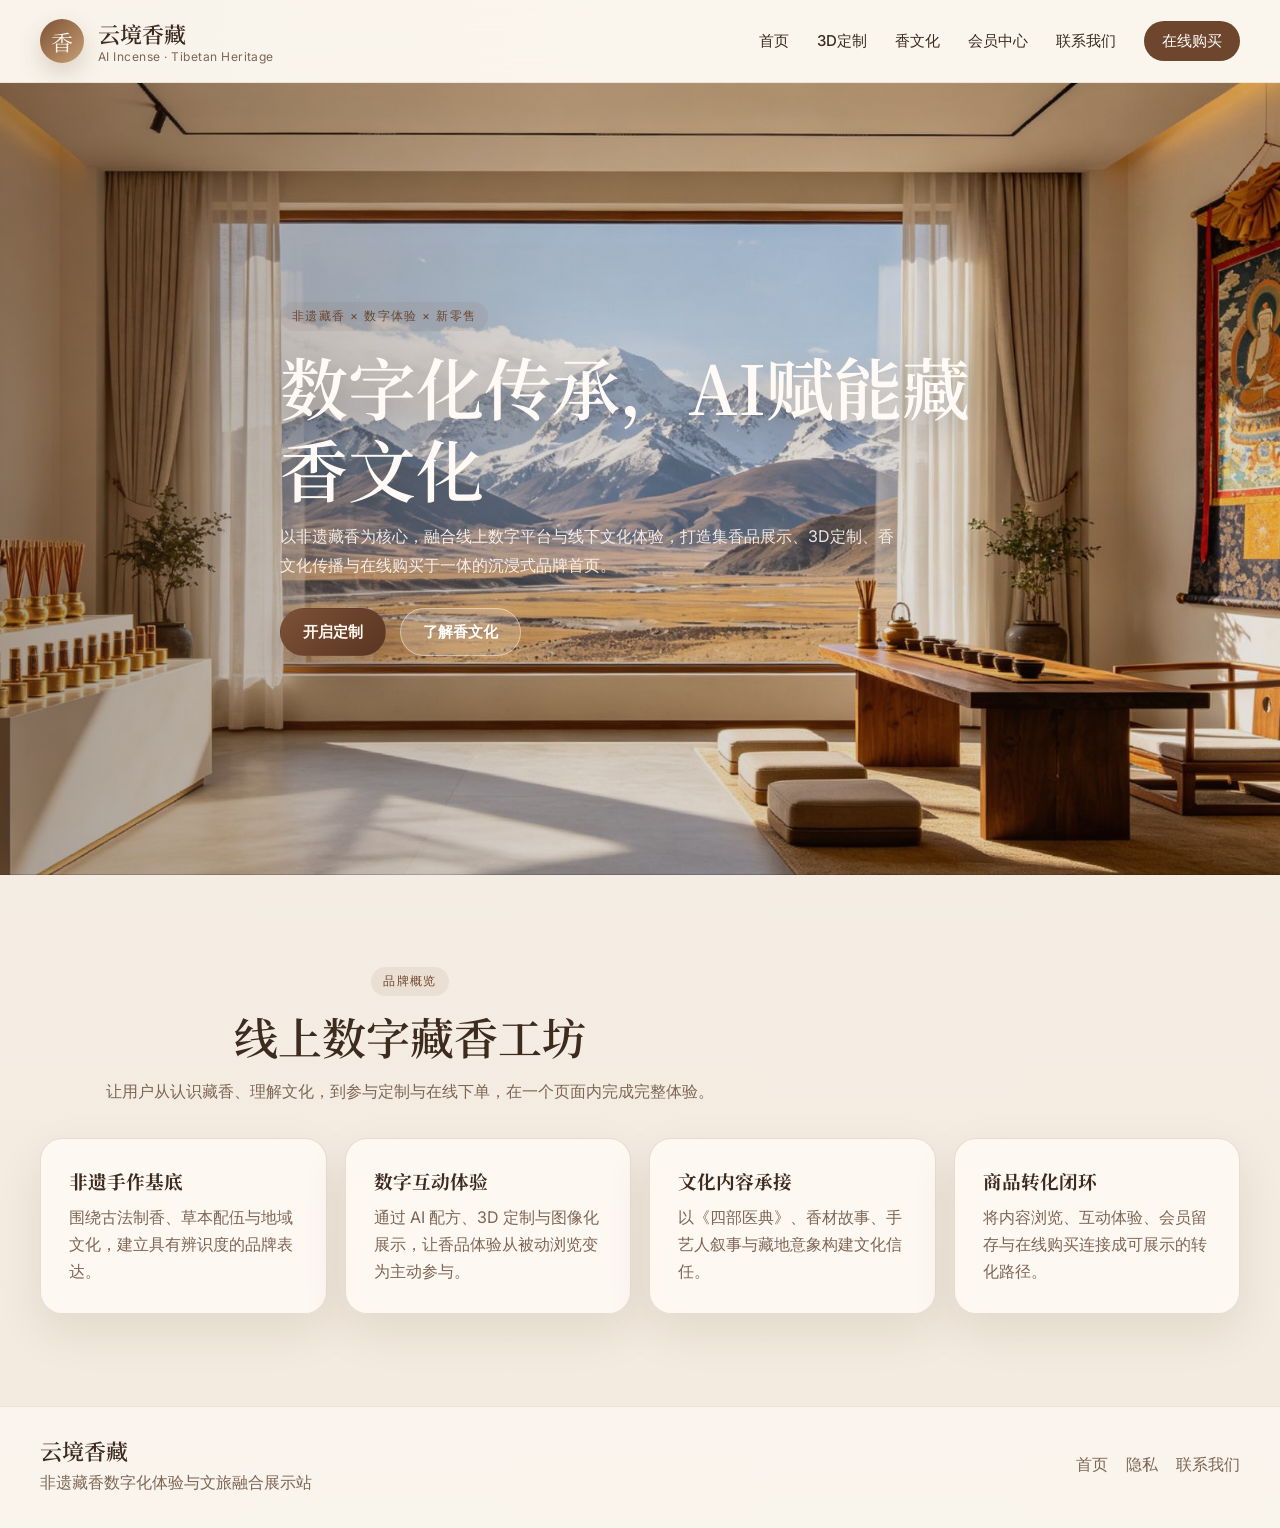
<file: index.html>
<!DOCTYPE html>
<html lang="zh-CN">
<head>
  <meta charset="UTF-8" />
  <meta name="viewport" content="width=device-width, initial-scale=1.0" />
  <title>云境香藏｜非遗藏香数字化体验平台</title>
  <meta name="description" content="云境香藏：融合非遗藏香、数字定制、香文化与在线购买的一体化体验网站。" />
  <link rel="preconnect" href="https://fonts.googleapis.com">
  <link rel="preconnect" href="https://fonts.gstatic.com" crossorigin>
  <link href="https://fonts.googleapis.com/css2?family=Noto+Serif+SC:wght@400;500;600;700&family=Inter:wght@400;500;600;700&display=swap" rel="stylesheet">
  <link rel="stylesheet" href="styles.css" />
</head>
<body>
  <header class="site-header" id="top">
    <div class="container nav-wrap">
      <a class="brand" href="index.html" aria-label="云境香藏首页">
        <div class="brand-mark">香</div>
        <div>
          <div class="brand-cn">云境香藏</div>
          <div class="brand-en">AI Incense · Tibetan Heritage</div>
        </div>
      </a>

      <button class="nav-toggle" aria-label="打开菜单" aria-expanded="false">☰</button>

      <nav class="main-nav">
        <a href="index.html">首页</a>
        <a href="studio.html">3D定制</a>
        <a href="culture.html">香文化</a>
        <a href="member.html">会员中心</a>
        <a href="contact.html">联系我们</a>
        <a class="nav-cta" href="shop.html">在线购买</a>
      </nav>
    </div>
  </header>

  <main>
    <section class="hero" id="hero">
      <img src="banner-home.jpg" alt="藏香文化展示空间与雪山景观" class="hero-image" />
      <div class="hero-overlay"></div>
      <div class="container hero-content">
        <span class="eyebrow">非遗藏香 × 数字体验 × 新零售</span>
        <h1>数字化传承，AI赋能藏香文化</h1>
        <p>
          以非遗藏香为核心，融合线上数字平台与线下文化体验，打造集香品展示、3D定制、香文化传播与在线购买于一体的沉浸式品牌首页。
        </p>
        <div class="hero-actions">
          <a href="studio.html" class="btn btn-primary">开启定制</a>
          <a href="culture.html" class="btn btn-secondary">了解香文化</a>
        </div>
      </div>
    </section>

    <section class="overview section">
      <div class="container">
        <div class="section-head center">
          <span class="eyebrow">品牌概览</span>
          <h2>线上数字藏香工坊</h2>
          <p>
            让用户从认识藏香、理解文化，到参与定制与在线下单，在一个页面内完成完整体验。
          </p>
        </div>
        <div class="overview-grid">
          <article class="info-card">
            <h3>非遗手作基底</h3>
            <p>围绕古法制香、草本配伍与地域文化，建立具有辨识度的品牌表达。</p>
          </article>
          <article class="info-card">
            <h3>数字互动体验</h3>
            <p>通过 AI 配方、3D 定制与图像化展示，让香品体验从被动浏览变为主动参与。</p>
          </article>
          <article class="info-card">
            <h3>文化内容承接</h3>
            <p>以《四部医典》、香材故事、手艺人叙事与藏地意象构建文化信任。</p>
          </article>
          <article class="info-card">
            <h3>商品转化闭环</h3>
            <p>将内容浏览、互动体验、会员留存与在线购买连接成可展示的转化路径。</p>
          </article>
        </div>
      </div>
    </section>
  </main>

  <footer class="site-footer">
    <div class="container footer-wrap">
      <div>
        <div class="brand-cn">云境香藏</div>
        <p>非遗藏香数字化体验与文旅融合展示站</p>
      </div>
      <div class="footer-links">
        <a href="index.html">首页</a>
        <a href="member.html">隐私</a>
        <a href="contact.html">联系我们</a>
      </div>
    </div>
  </footer>

  <script src="script.js"></script>
</body>
</html>
</file>
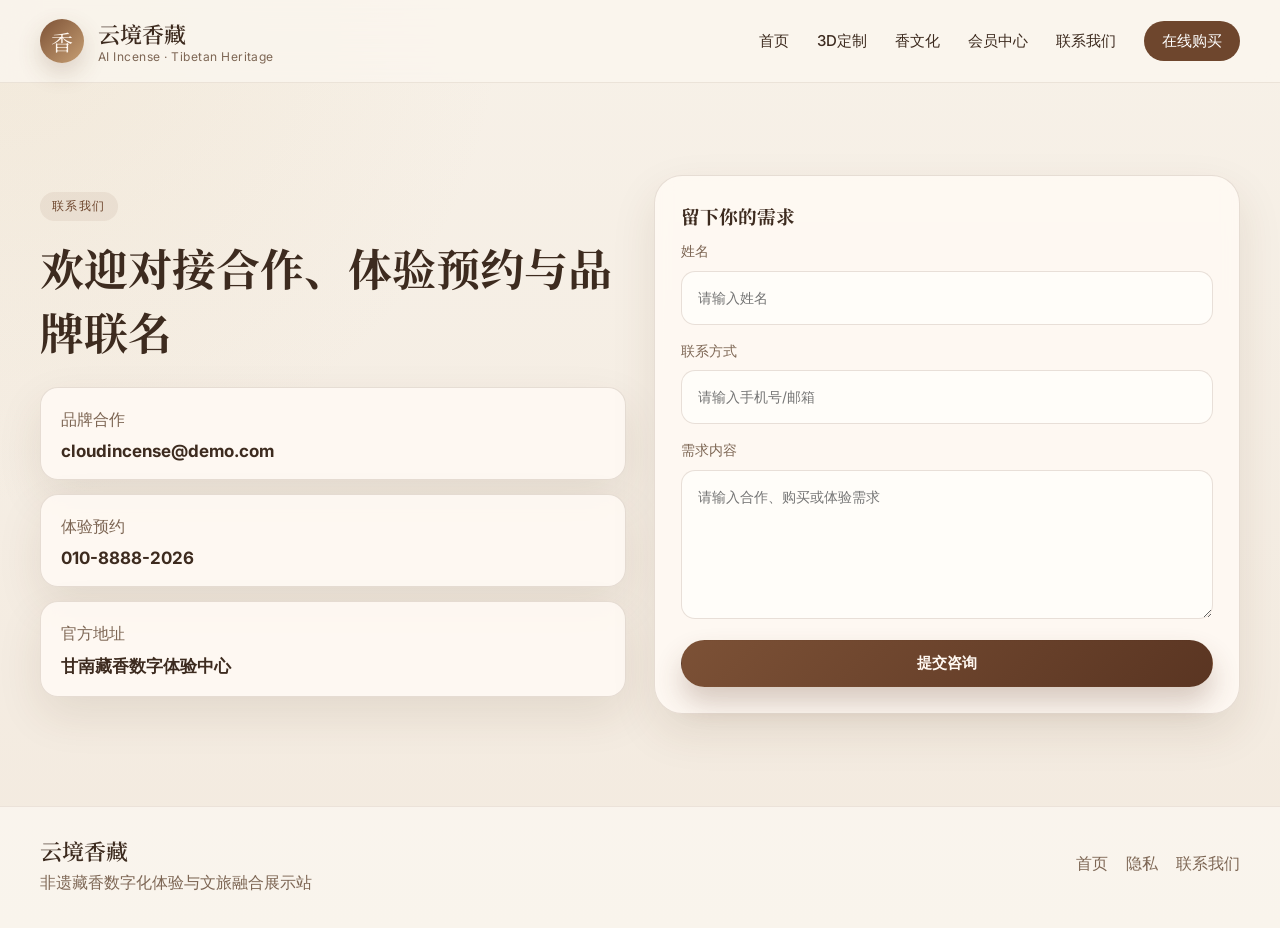
<file: contact.html>
<!DOCTYPE html>
<html lang="zh-CN">
<head>
  <meta charset="UTF-8" />
  <meta name="viewport" content="width=device-width, initial-scale=1.0" />
  <title>云境香藏｜非遗藏香数字化体验平台</title>
  <meta name="description" content="云境香藏：融合非遗藏香、数字定制、香文化与在线购买的一体化体验网站。" />
  <link rel="preconnect" href="https://fonts.googleapis.com">
  <link rel="preconnect" href="https://fonts.gstatic.com" crossorigin>
  <link href="https://fonts.googleapis.com/css2?family=Noto+Serif+SC:wght@400;500;600;700&family=Inter:wght@400;500;600;700&display=swap" rel="stylesheet">
  <link rel="stylesheet" href="styles.css" />
</head>
<body>
  <header class="site-header" id="top">
    <div class="container nav-wrap">
      <a class="brand" href="index.html" aria-label="云境香藏首页">
        <div class="brand-mark">香</div>
        <div>
          <div class="brand-cn">云境香藏</div>
          <div class="brand-en">AI Incense · Tibetan Heritage</div>
        </div>
      </a>

      <button class="nav-toggle" aria-label="打开菜单" aria-expanded="false">☰</button>

      <nav class="main-nav">
        <a href="index.html">首页</a>
        <a href="studio.html">3D定制</a>
        <a href="culture.html">香文化</a>
        <a href="member.html">会员中心</a>
        <a href="contact.html">联系我们</a>
        <a class="nav-cta" href="shop.html">在线购买</a>
      </nav>
    </div>
  </header>

  <main>
    <section class="contact section" id="contact">
      <div class="container contact-layout">
        <div class="contact-copy">
          <span class="eyebrow">联系我们</span>
          <h2>欢迎对接合作、体验预约与品牌联名</h2>
          
          <div class="contact-cards">
            <div class="contact-card">
              <span>品牌合作</span>
              <strong>cloudincense@demo.com</strong>
            </div>
            <div class="contact-card">
              <span>体验预约</span>
              <strong>010-8888-2026</strong>
            </div>
            <div class="contact-card">
              <span>官方地址</span>
              <strong>甘南藏香数字体验中心</strong>
            </div>
          </div>
        </div>

        <form class="contact-form card">
          <h3>留下你的需求</h3>
          <label>
            姓名
            <input type="text" placeholder="请输入姓名" />
          </label>
          <label>
            联系方式
            <input type="text" placeholder="请输入手机号/邮箱" />
          </label>
          <label>
            需求内容
            <textarea rows="5" placeholder="请输入合作、购买或体验需求"></textarea>
          </label>
          <button type="button" class="btn btn-primary full">提交咨询</button>
        </form>
      </div>
    </section>
  </main>

  <footer class="site-footer">
    <div class="container footer-wrap">
      <div>
        <div class="brand-cn">云境香藏</div>
        <p>非遗藏香数字化体验与文旅融合展示站</p>
      </div>
      <div class="footer-links">
        <a href="index.html">首页</a>
        <a href="member.html">隐私</a>
        <a href="contact.html">联系我们</a>
      </div>
    </div>
  </footer>

  <script src="script.js"></script>
</body>
</html>
</file>
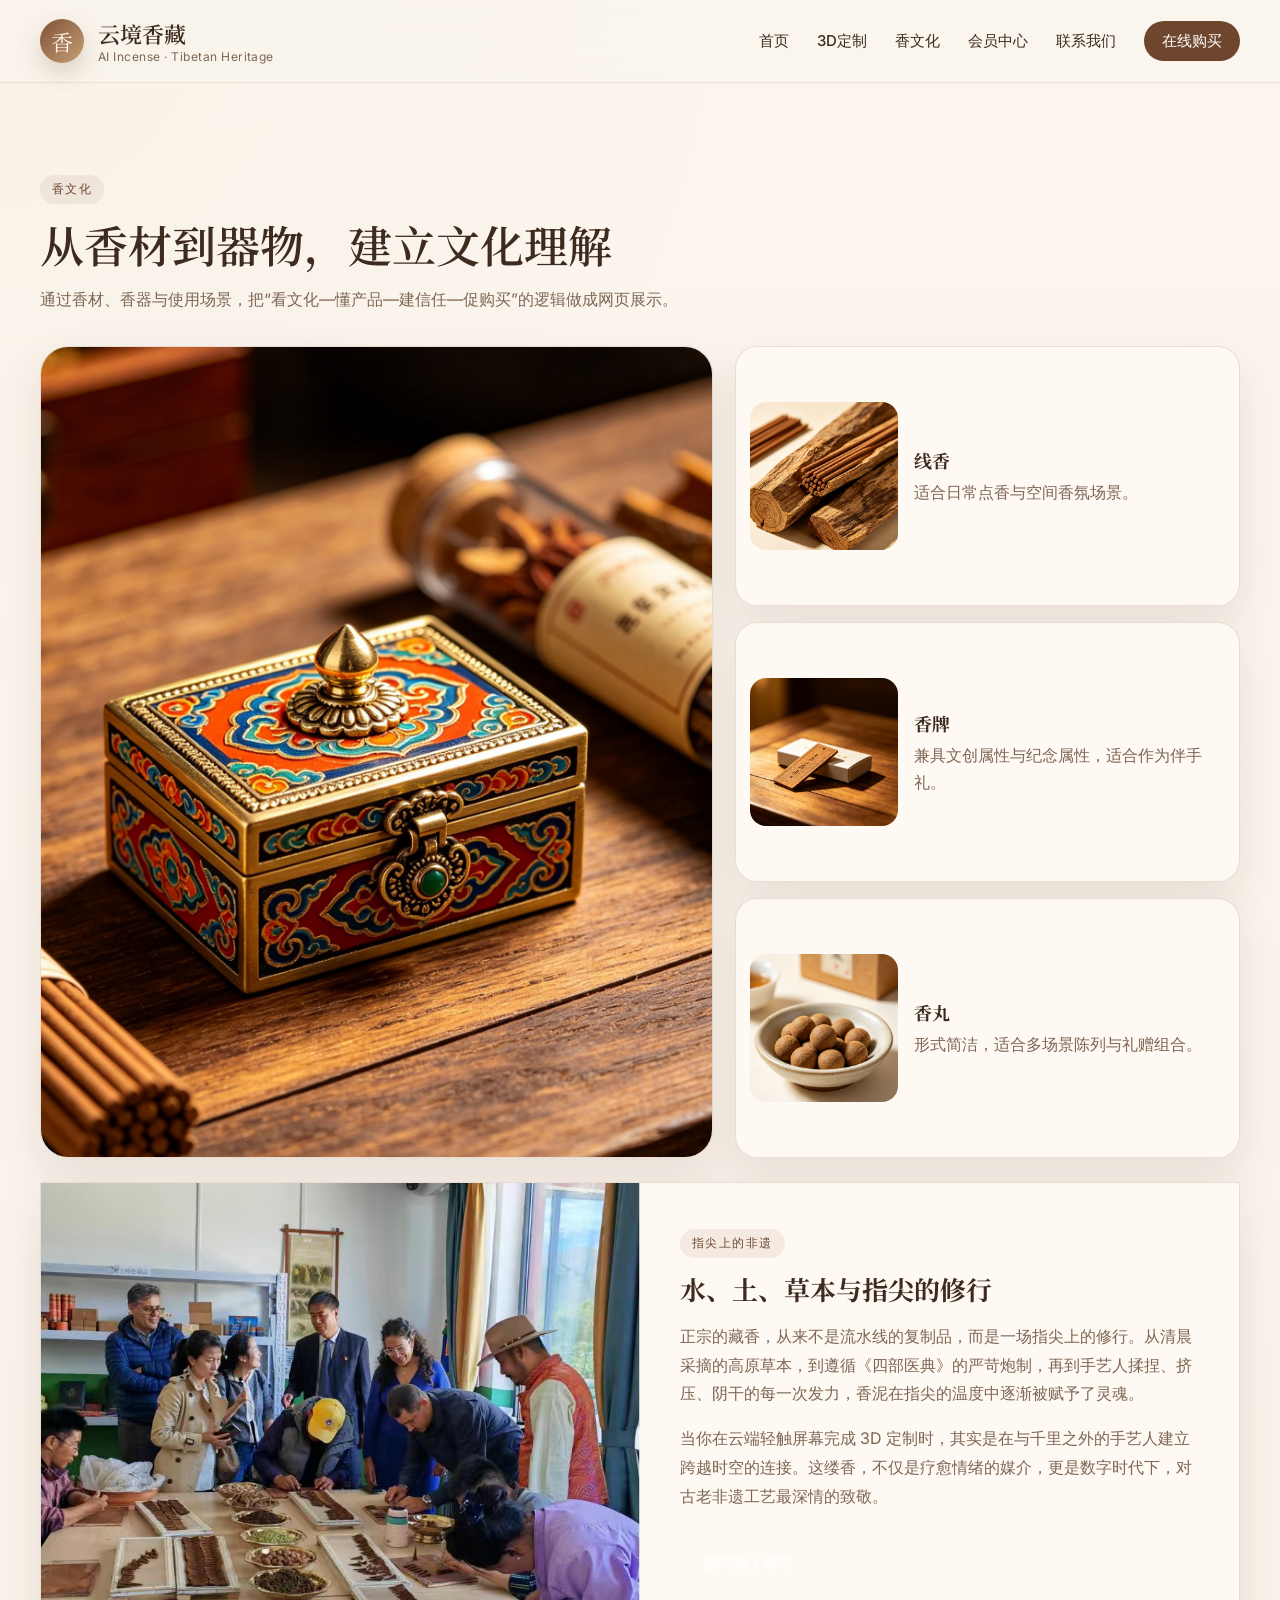
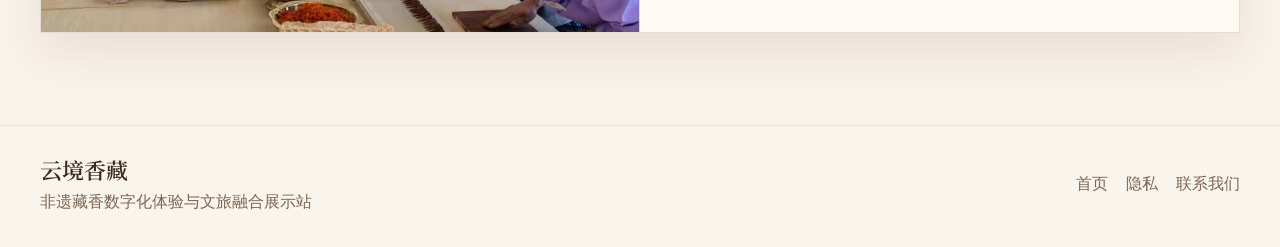
<file: culture.html>
<!DOCTYPE html>
<html lang="zh-CN">
<head>
  <meta charset="UTF-8" />
  <meta name="viewport" content="width=device-width, initial-scale=1.0" />
  <title>云境香藏｜非遗藏香数字化体验平台</title>
  <meta name="description" content="云境香藏：融合非遗藏香、数字定制、香文化与在线购买的一体化体验网站。" />
  <link rel="preconnect" href="https://fonts.googleapis.com">
  <link rel="preconnect" href="https://fonts.gstatic.com" crossorigin>
  <link href="https://fonts.googleapis.com/css2?family=Noto+Serif+SC:wght@400;500;600;700&family=Inter:wght@400;500;600;700&display=swap" rel="stylesheet">
  <link rel="stylesheet" href="styles.css" />
</head>
<body>
  <header class="site-header" id="top">
    <div class="container nav-wrap">
      <a class="brand" href="index.html" aria-label="云境香藏首页">
        <div class="brand-mark">香</div>
        <div>
          <div class="brand-cn">云境香藏</div>
          <div class="brand-en">AI Incense · Tibetan Heritage</div>
        </div>
      </a>

      <button class="nav-toggle" aria-label="打开菜单" aria-expanded="false">☰</button>

      <nav class="main-nav">
        <a href="index.html">首页</a>
        <a href="studio.html">3D定制</a>
        <a href="culture.html">香文化</a>
        <a href="member.html">会员中心</a>
        <a href="contact.html">联系我们</a>
        <a class="nav-cta" href="shop.html">在线购买</a>
      </nav>
    </div>
  </header>

  <main>
    <section class="culture section alt" id="culture">
      <div class="container">
        <div class="section-head">
          <span class="eyebrow">香文化</span>
          <h2>从香材到器物，建立文化理解</h2>
          <p>通过香材、香器与使用场景，把“看文化—懂产品—建信任—促购买”的逻辑做成网页展示。</p>
        </div>

        <div class="culture-layout">
          <div class="culture-story card large-story">
            <img src="product-box.jpg" alt="藏式香盒产品图" />
            <div class="story-copy">
              <h3>器物承载文化气质</h3>
              <p>藏式香盒以纹样、色彩与金属质感强化文化识别度，适合做品牌主视觉与礼盒类产品展示。</p>
            </div>
          </div>

          <div class="culture-side">
            <article class="mini-card">
              <img src="product-stick.jpg" alt="线香产品图" />
              <div>
                <h4>线香</h4>
                <p>适合日常点香与空间香氛场景。</p>
              </div>
            </article>
            <article class="mini-card">
              <img src="product-tag.jpg" alt="香牌产品图" />
              <div>
                <h4>香牌</h4>
                <p>兼具文创属性与纪念属性，适合作为伴手礼。</p>
              </div>
            </article>
            <article class="mini-card">
              <img src="product-pellet.jpg" alt="香丸产品图" />
              <div>
                <h4>香丸</h4>
                <p>形式简洁，适合多场景陈列与礼赠组合。</p>
              </div>
            </article>
          </div>
        </div>

        <div class="card" style="margin-top: 24px; overflow: hidden;">
          <div class="member-layout" style="gap: 0;">
            <div style="height: 100%;">
              <img src="shijian.png" alt="指尖传承：制香手艺展示" style="width: 100%; height: 100%; object-fit: cover; min-height: 380px;" onerror="this.style.backgroundColor='#fdfaf6'" />
            </div>
            
            <div style="padding: 36px 40px;">
              <span class="eyebrow">指尖上的非遗</span>
              <h3 style="margin: 0 0 16px; font-family: 'Noto Serif SC', serif; font-size: 26px; line-height: 1.3;">水、土、草本与指尖的修行</h3>
              <p style="color: var(--muted); line-height: 1.8; margin: 0 0 16px;">
                正宗的藏香，从来不是流水线的复制品，而是一场指尖上的修行。从清晨采摘的高原草本，到遵循《四部医典》的严苛炮制，再到手艺人揉捏、挤压、阴干的每一次发力，香泥在指尖的温度中逐渐被赋予了灵魂。
              </p>
              <p style="color: var(--muted); line-height: 1.8; margin: 0 0 28px;">
                当你在云端轻触屏幕完成 3D 定制时，其实是在与千里之外的手艺人建立跨越时空的连接。这缕香，不仅是疗愈情绪的媒介，更是数字时代下，对古老非遗工艺最深情的致敬。
              </p>
              <a href="contact.html" class="btn btn-secondary">预约线下研学</a>
            </div>
          </div>
        </div>
      </div>
    </section>
  </main>

  <footer class="site-footer">
    <div class="container footer-wrap">
      <div>
        <div class="brand-cn">云境香藏</div>
        <p>非遗藏香数字化体验与文旅融合展示站</p>
      </div>
      <div class="footer-links">
        <a href="index.html">首页</a>
        <a href="member.html">隐私</a>
        <a href="contact.html">联系我们</a>
      </div>
    </div>
  </footer>

  <script src="script.js"></script>
</body>
</html>
</file>
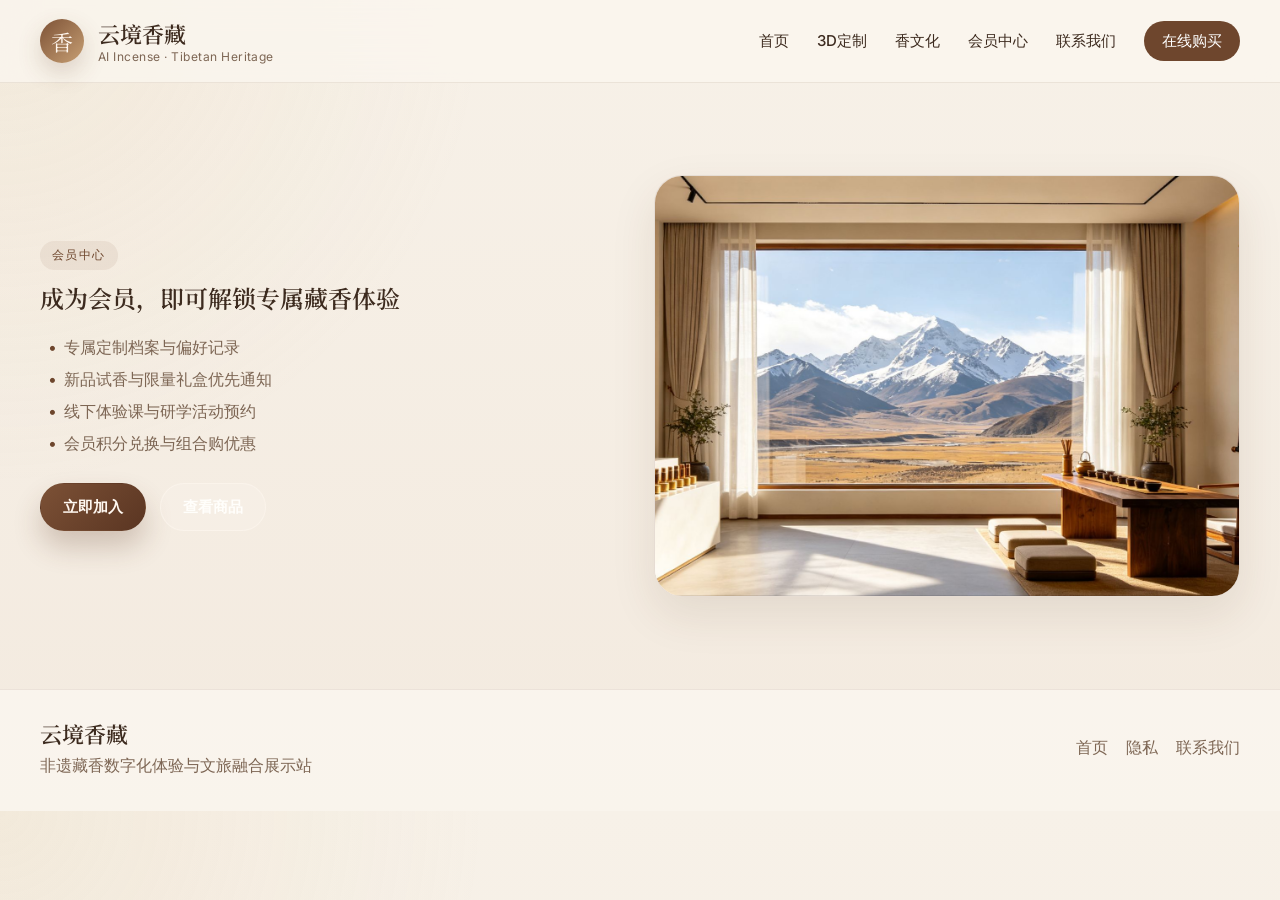
<file: member.html>
<!DOCTYPE html>
<html lang="zh-CN">
<head>
  <meta charset="UTF-8" />
  <meta name="viewport" content="width=device-width, initial-scale=1.0" />
  <title>云境香藏｜非遗藏香数字化体验平台</title>
  <meta name="description" content="云境香藏：融合非遗藏香、数字定制、香文化与在线购买的一体化体验网站。" />
  <link rel="preconnect" href="https://fonts.googleapis.com">
  <link rel="preconnect" href="https://fonts.gstatic.com" crossorigin>
  <link href="https://fonts.googleapis.com/css2?family=Noto+Serif+SC:wght@400;500;600;700&family=Inter:wght@400;500;600;700&display=swap" rel="stylesheet">
  <link rel="stylesheet" href="styles.css" />
</head>
<body>
  <header class="site-header" id="top">
    <div class="container nav-wrap">
      <a class="brand" href="index.html" aria-label="云境香藏首页">
        <div class="brand-mark">香</div>
        <div>
          <div class="brand-cn">云境香藏</div>
          <div class="brand-en">AI Incense · Tibetan Heritage</div>
        </div>
      </a>

      <button class="nav-toggle" aria-label="打开菜单" aria-expanded="false">☰</button>

      <nav class="main-nav">
        <a href="index.html">首页</a>
        <a href="studio.html">3D定制</a>
        <a href="culture.html">香文化</a>
        <a href="member.html">会员中心</a>
        <a href="contact.html">联系我们</a>
        <a class="nav-cta" href="shop.html">在线购买</a>
      </nav>
    </div>
  </header>

  <main>
    <section class="member section" id="member">
      <div class="container member-layout">
        <div class="member-copy">
          <span class="eyebrow">会员中心</span>
          <h2>成为会员，即可解锁专属藏香体验</h2>
          
          <ul class="feature-list">
            <li>专属定制档案与偏好记录</li>
            <li>新品试香与限量礼盒优先通知</li>
            <li>线下体验课与研学活动预约</li>
            <li>会员积分兑换与组合购优惠</li>
          </ul>
          <div class="hero-actions">
            <a href="contact.html" class="btn btn-primary">立即加入</a>
            <a href="shop.html" class="btn btn-secondary">查看商品</a>
          </div>
        </div>
        <div class="member-visual card">
          <img src="banner-home.jpg" alt="藏香展示空间" />
        </div>
      </div>
    </section>
  </main>

  <footer class="site-footer">
    <div class="container footer-wrap">
      <div>
        <div class="brand-cn">云境香藏</div>
        <p>非遗藏香数字化体验与文旅融合展示站</p>
      </div>
      <div class="footer-links">
        <a href="index.html">首页</a>
        <a href="member.html">隐私</a>
        <a href="contact.html">联系我们</a>
      </div>
    </div>
  </footer>

  <script src="script.js"></script>
</body>
</html>
</file>
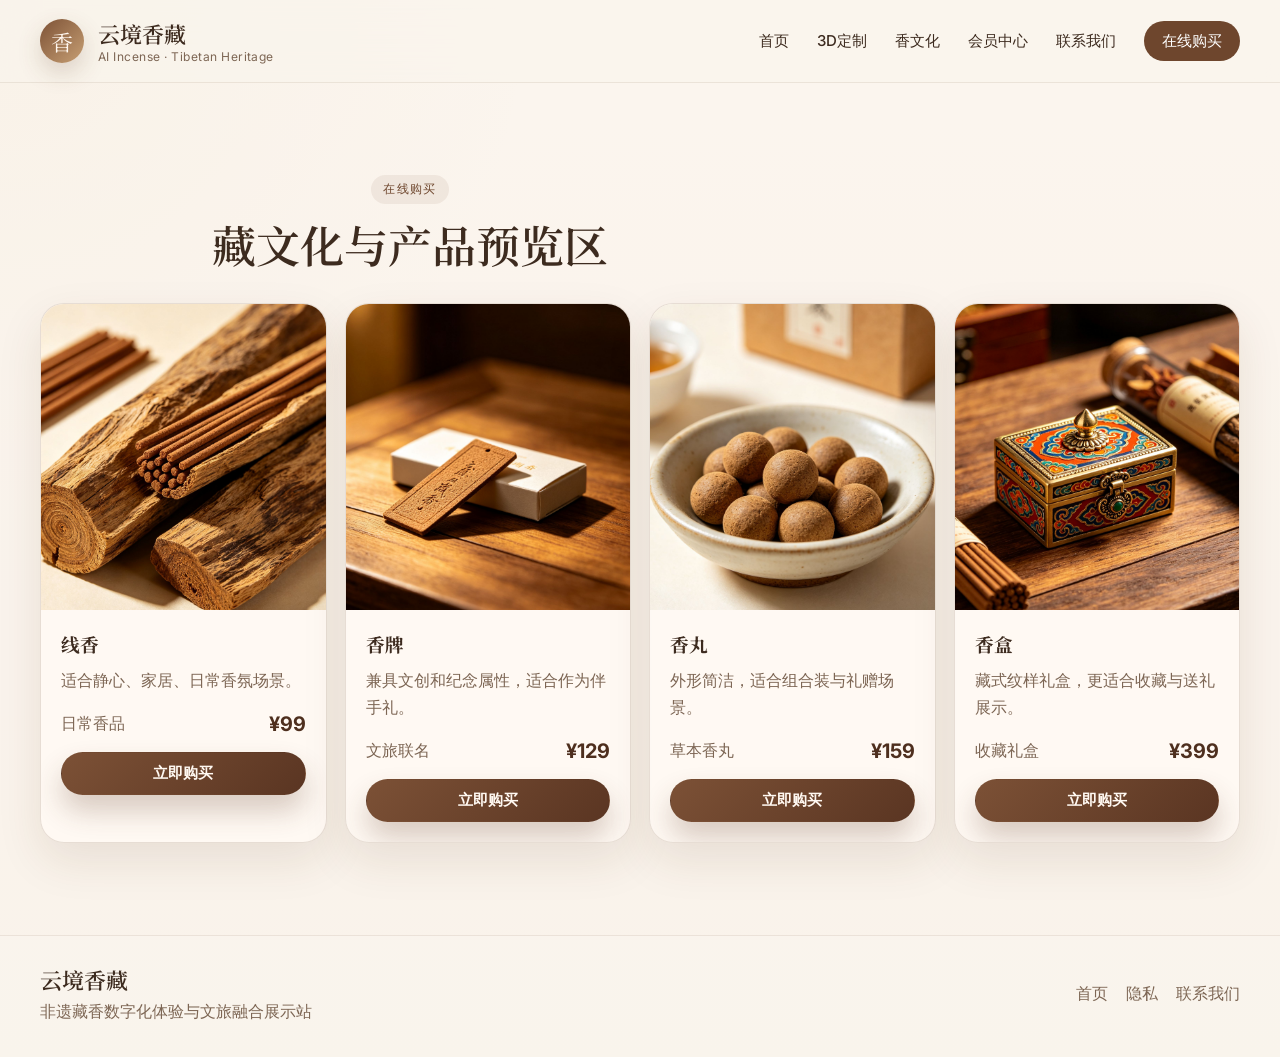
<file: shop.html>
<!DOCTYPE html>
<html lang="zh-CN">
<head>
  <meta charset="UTF-8" />
  <meta name="viewport" content="width=device-width, initial-scale=1.0" />
  <title>云境香藏｜非遗藏香数字化体验平台</title>
  <meta name="description" content="云境香藏：融合非遗藏香、数字定制、香文化与在线购买的一体化体验网站。" />
  <link rel="preconnect" href="https://fonts.googleapis.com">
  <link rel="preconnect" href="https://fonts.gstatic.com" crossorigin>
  <link href="https://fonts.googleapis.com/css2?family=Noto+Serif+SC:wght@400;500;600;700&family=Inter:wght@400;500;600;700&display=swap" rel="stylesheet">
  <link rel="stylesheet" href="styles.css" />
</head>
<body>
  <header class="site-header" id="top">
    <div class="container nav-wrap">
      <a class="brand" href="index.html" aria-label="云境香藏首页">
        <div class="brand-mark">香</div>
        <div>
          <div class="brand-cn">云境香藏</div>
          <div class="brand-en">AI Incense · Tibetan Heritage</div>
        </div>
      </a>

      <button class="nav-toggle" aria-label="打开菜单" aria-expanded="false">☰</button>

      <nav class="main-nav">
        <a href="index.html">首页</a>
        <a href="studio.html">3D定制</a>
        <a href="culture.html">香文化</a>
        <a href="member.html">会员中心</a>
        <a href="contact.html">联系我们</a>
        <a class="nav-cta" href="shop.html">在线购买</a>
      </nav>
    </div>
  </header>

  <main>
    <section class="shop section alt" id="shop">
      <div class="container">
        <div class="section-head center">
          <span class="eyebrow">在线购买</span>
          <h2>藏文化与产品预览区</h2>
          
        </div>

        <div class="shop-grid">
          <article class="product-card">
            <img src="product-stick.jpg" alt="线香产品图" />
            <div class="product-body">
              <h3>线香</h3>
              <p>适合静心、家居、日常香氛场景。</p>
              <div class="product-meta">
                <span>日常香品</span>
                <strong>¥99</strong>
              </div>
              <button class="btn btn-primary small">立即购买</button>
            </div>
          </article>

          <article class="product-card">
            <img src="product-tag.jpg" alt="香牌产品图" />
            <div class="product-body">
              <h3>香牌</h3>
              <p>兼具文创和纪念属性，适合作为伴手礼。</p>
              <div class="product-meta">
                <span>文旅联名</span>
                <strong>¥129</strong>
              </div>
              <button class="btn btn-primary small">立即购买</button>
            </div>
          </article>

          <article class="product-card">
            <img src="product-pellet.jpg" alt="香丸产品图" />
            <div class="product-body">
              <h3>香丸</h3>
              <p>外形简洁，适合组合装与礼赠场景。</p>
              <div class="product-meta">
                <span>草本香丸</span>
                <strong>¥159</strong>
              </div>
              <button class="btn btn-primary small">立即购买</button>
            </div>
          </article>

          <article class="product-card">
            <img src="product-box.jpg" alt="香盒产品图" />
            <div class="product-body">
              <h3>香盒</h3>
              <p>藏式纹样礼盒，更适合收藏与送礼展示。</p>
              <div class="product-meta">
                <span>收藏礼盒</span>
                <strong>¥399</strong>
              </div>
              <button class="btn btn-primary small">立即购买</button>
            </div>
          </article>
        </div>
      </div>
    </section>
  </main>

  <footer class="site-footer">
    <div class="container footer-wrap">
      <div>
        <div class="brand-cn">云境香藏</div>
        <p>非遗藏香数字化体验与文旅融合展示站</p>
      </div>
      <div class="footer-links">
        <a href="index.html">首页</a>
        <a href="member.html">隐私</a>
        <a href="contact.html">联系我们</a>
      </div>
    </div>
  </footer>

  <script src="script.js"></script>
</body>
</html>
</file>
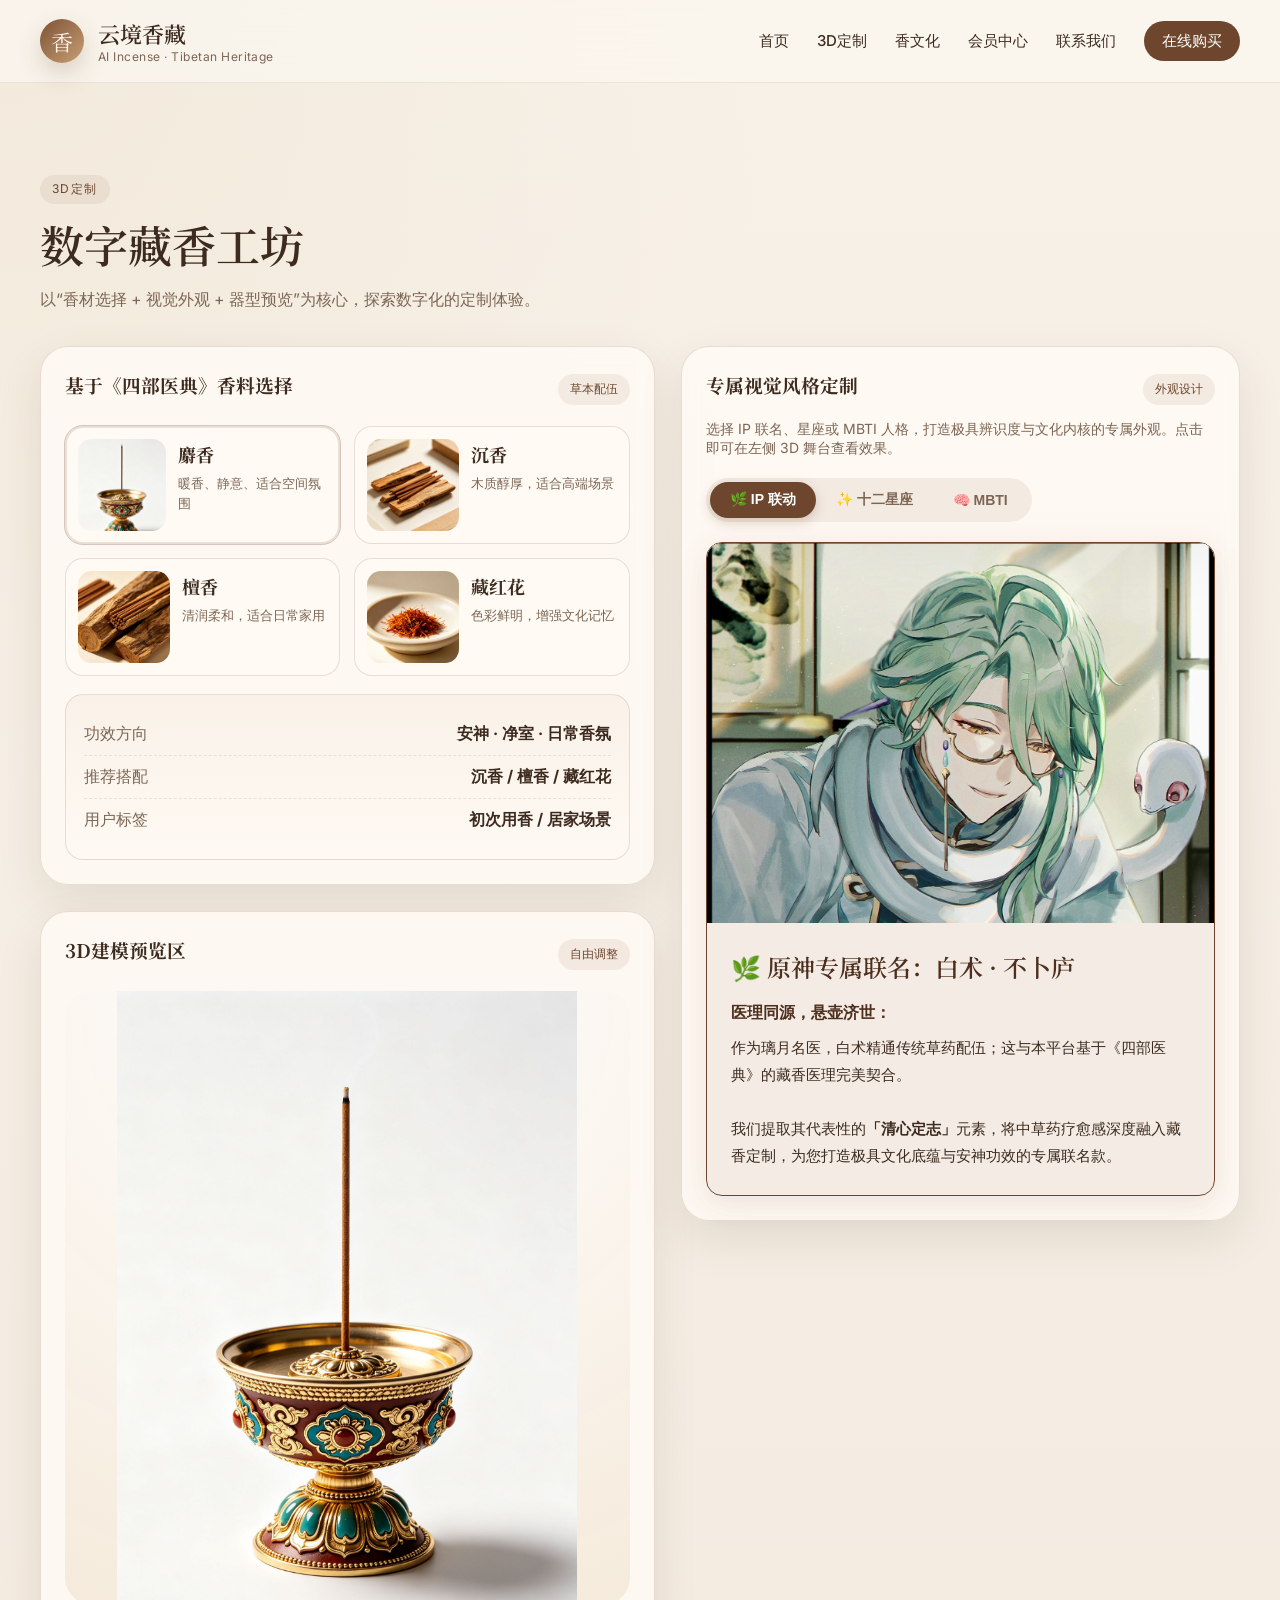
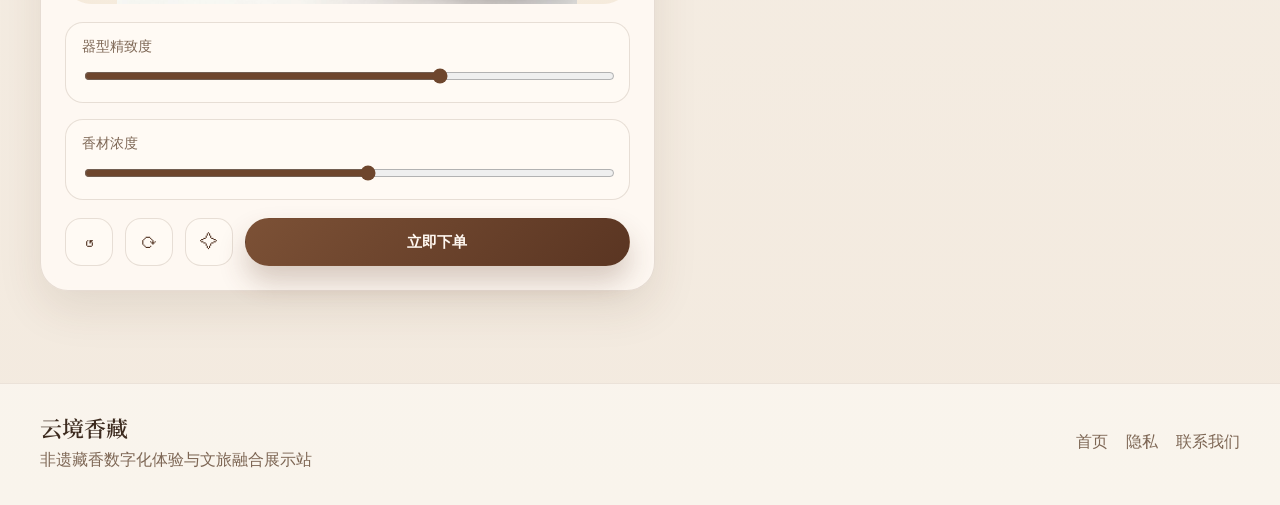
<file: studio.html>
<!DOCTYPE html>
<html lang="zh-CN">
<head>
  <meta charset="UTF-8" />
  <meta name="viewport" content="width=device-width, initial-scale=1.0" />
  <title>云境香藏｜非遗藏香数字化体验平台</title>
  <meta name="description" content="云境香藏：融合非遗藏香、数字定制、香文化与在线购买的一体化体验网站。" />
  <link rel="preconnect" href="https://fonts.googleapis.com">
  <link rel="preconnect" href="https://fonts.gstatic.com" crossorigin>
  <link href="https://fonts.googleapis.com/css2?family=Noto+Serif+SC:wght@400;500;600;700&family=Inter:wght@400;500;600;700&display=swap" rel="stylesheet">
  <link rel="stylesheet" href="styles.css" />
</head>
<body>
  <header class="site-header" id="top">
    <div class="container nav-wrap">
      <a class="brand" href="index.html" aria-label="云境香藏首页">
        <div class="brand-mark">香</div>
        <div>
          <div class="brand-cn">云境香藏</div>
          <div class="brand-en">AI Incense · Tibetan Heritage</div>
        </div>
      </a>

      <button class="nav-toggle" aria-label="打开菜单" aria-expanded="false">☰</button>

      <nav class="main-nav">
        <a href="index.html">首页</a>
        <a href="studio.html" class="active">3D定制</a>
        <a href="culture.html">香文化</a>
        <a href="member.html">会员中心</a>
        <a href="contact.html">联系我们</a>
        <a class="nav-cta" href="shop.html">在线购买</a>
      </nav>
    </div>
  </header>

  <main>
    <section class="studio section" id="studio">
      <div class="container">
        <div class="section-head">
          <span class="eyebrow">3D定制</span>
          <h2>数字藏香工坊</h2>
          <p>以“香材选择 + 视觉外观 + 器型预览”为核心，探索数字化的定制体验。</p>
        </div>

        <div class="studio-layout">
          
          <div class="config-sidebar">
            
            <div class="ingredients-panel card">
              <div class="panel-title-row">
                <h3>基于《四部医典》香料选择</h3>
                <span class="pill">草本配伍</span>
              </div>
              <div class="ingredient-grid">
                <article class="ingredient-item active">
                  <img src="ingredient-musk.jpg" alt="麝香香材展示图" onerror="this.style.display='none'" />
                  <div>
                    <h4>麝香</h4>
                    <p>暖香、静意、适合空间氛围</p>
                  </div>
                </article>
                <article class="ingredient-item">
                  <img src="ingredient-agarwood.jpg" alt="沉香香材展示图" onerror="this.style.display='none'" />
                  <div>
                    <h4>沉香</h4>
                    <p>木质醇厚，适合高端场景</p>
                  </div>
                </article>
                <article class="ingredient-item">
                  <img src="ingredient-sandalwood.jpg" alt="檀香香材展示图" onerror="this.style.display='none'" />
                  <div>
                    <h4>檀香</h4>
                    <p>清润柔和，适合日常家用</p>
                  </div>
                </article>
                <article class="ingredient-item">
                  <img src="ingredient-saffron.jpg" alt="藏红花香材展示图" onerror="this.style.display='none'" />
                  <div>
                    <h4>藏红花</h4>
                    <p>色彩鲜明，增强文化记忆</p>
                  </div>
                </article>
              </div>
              <div class="formula-box">
                <div class="formula-row"><span>功效方向</span><strong>安神 · 净室 · 日常香氛</strong></div>
                <div class="formula-row"><span>推荐搭配</span><strong>沉香 / 檀香 / 藏红花</strong></div>
                <div class="formula-row"><span>用户标签</span><strong>初次用香 / 居家场景</strong></div>
              </div>
            </div>

            <div class="preview-panel card">
              <div class="panel-title-row">
                <h3>3D建模预览区</h3>
                <span class="pill">自由调整</span>
              </div>
              <div class="preview-stage" style="min-height: 480px;">
                <img src="incense-3d-main.jpg" alt="藏式定制预览图" class="main-product" id="mainPreview" />
              </div>
              <div class="control-strip">
                <div class="control">
                  <label>器型精致度</label>
                  <input type="range" min="1" max="100" value="68" />
                </div>
                <div class="control">
                  <label>香材浓度</label>
                  <input type="range" min="1" max="100" value="54" />
                </div>
              </div>
              <div class="action-row">
                <button class="icon-btn" type="button">↺</button>
                <button class="icon-btn" type="button">⟳</button>
                <button class="icon-btn" type="button">✧</button>
                <a href="shop.html" class="btn btn-primary full">立即下单</a>
              </div>
            </div>

          </div>

          <div class="appearance-panel card" style="position: sticky; top: 100px;">
            <div class="panel-title-row">
              <h3>专属视觉风格定制</h3>
              <span class="pill">外观设计</span>
            </div>
            <p style="color: var(--muted); font-size: 14px; margin-top: -6px; margin-bottom: 20px;">
              选择 IP 联名、星座或 MBTI 人格，打造极具辨识度与文化内核的专属外观。点击即可在左侧 3D 舞台查看效果。
            </p>
            
            <div class="theme-tabs">
              <button class="theme-tab active" type="button" data-tab="ip">🌿 IP 联动</button>
              <button class="theme-tab" type="button" data-tab="zodiac">✨ 十二星座</button>
              <button class="theme-tab" type="button" data-tab="mbti">🧠 MBTI</button>
            </div>

            <div class="theme-grid-container">
              <div class="theme-grid" id="ipGrid" style="grid-template-columns: 1fr;"></div>
              
              <div class="theme-grid hidden" id="zodiacGrid"></div>
              <div class="theme-grid hidden" id="mbtiGrid"></div>
            </div>
          </div>

        </div>
      </div>
    </section>
  </main>

  <footer class="site-footer">
    <div class="container footer-wrap">
      <div>
        <div class="brand-cn">云境香藏</div>
        <p>非遗藏香数字化体验与文旅融合展示站</p>
      </div>
      <div class="footer-links">
        <a href="index.html">首页</a>
        <a href="member.html">隐私</a>
        <a href="contact.html">联系我们</a>
      </div>
    </div>
  </footer>

  <script src="script.js"></script>
  
  <script>
    // IP 联动专属数据：重点描述白术医者背景与产品的羁绊
    const ipList = [
      { 
        name: "白术 · 不卜庐", 
        file: "baizhu", 
        desc: "<span style='display:block; margin-bottom:8px;'><strong style='color:var(--primary-dark); font-size:16px;'>医理同源，悬壶济世：</strong></span>作为璃月名医，白术精通传统草药配伍；这与本平台基于《四部医典》的藏香医理完美契合。<br><br>我们提取其代表性的<strong>「清心定志」</strong>元素，将中草药疗愈感深度融入藏香定制，为您打造极具文化底蕴与安神功效的专属联名款。"
      }
    ];

    const zodiacList = [
      { name: "白羊座", file: "baiyang", desc: "热烈、直接，极具明亮感。" },
      { name: "金牛座", file: "jinniu", desc: "沉稳耐看，偏温润与质感。" },
      { name: "双子座", file: "shuangzi", desc: "轻盈灵动，具有新鲜感。" },
      { name: "巨蟹座", file: "juxie", desc: "柔和包裹，偏温暖陪伴。" },
      { name: "狮子座", file: "shizi", desc: "极具存在感与舞台气场。" },
      { name: "处女座", file: "chunv", desc: "简洁细致，秩序感更强。" },
      { name: "天秤座", file: "tiancheng", desc: "轻盈优雅，整体更柔和。" },
      { name: "天蝎座", file: "tianxie", desc: "深邃神秘，情绪张力强。" },
      { name: "射手座", file: "sheshou", desc: "自由开阔，偏活力表达。" },
      { name: "摩羯座", file: "mojie", desc: "克制稳重，更显高级感。" },
      { name: "水瓶座", file: "shuiping", desc: "清冷先锋，辨识度极强。" },
      { name: "双鱼座", file: "shuangyu", desc: "柔和梦幻，偏艺术氛围。" }
    ];

    const mbtiList = [
      { name: "INTJ", file: "intj", desc: "理性锋利，整体清晰克制。" },
      { name: "INTP", file: "intp", desc: "偏向思辨与探索气质。" },
      { name: "ENTJ", file: "entj", desc: "利落明确，更具结构感。" },
      { name: "ENTP", file: "entp", desc: "灵活跳跃，很有创意感。" },
      { name: "INFJ", file: "infj", desc: "细腻克制，带理想气息。" },
      { name: "INFP", file: "infp", desc: "柔和诗意，情绪感明显。" },
      { name: "ENFJ", file: "enfj", desc: "温暖明亮，极具亲和力。" },
      { name: "ENFP", file: "enfp", desc: "自由活泼，感染力极强。" },
      { name: "ISTJ", file: "istj", desc: "规整沉稳，秩序感极强。" },
      { name: "ISFJ", file: "isfj", desc: "柔和耐看，更显温柔。" },
      { name: "ESTJ", file: "estj", desc: "利落直接，轮廓更明确。" },
      { name: "ESFJ", file: "esfj", desc: "明朗友好，更有亲近感。" },
      { name: "ISTP", file: "istp", desc: "冷静克制，简练且实用。" },
      { name: "ISFP", file: "isfp", desc: "柔软自然，很有艺术感。" },
      { name: "ESTP", file: "estp", desc: "直接干脆，非常有活力。" },
      { name: "ESFP", file: "esfp", desc: "明亮鲜活，极具吸引力。" }
    ];

    // 动态生成卡片（为 IP 联动做了大尺寸、大字体特殊处理）
    function createThemeCard(item, type, thumbImage, finalImage) {
      if (type === 'ip') {
        return `
          <article class="theme-item active" data-type="ip" data-name="${item.name}" data-final="${finalImage}" style="cursor: pointer; box-shadow: 0 8px 30px rgba(110,70,45,0.12); border-color: var(--primary);">
            <div class="theme-item-img" style="aspect-ratio: auto; height: 380px;">
              <img src="${thumbImage}" alt="${item.name}外观" style="object-position: center top;" onerror="this.style.display='none'">
            </div>
            <div class="theme-item-body" style="padding: 26px 24px; text-align: left; background: rgba(110,70,45,0.03);">
              <h4 style="font-size: 24px; margin-bottom: 14px; font-family: 'Noto Serif SC', serif; color: var(--primary-dark);">🌿 原神专属联名：${item.name}</h4>
              <p style="font-size: 15px; line-height: 1.8; color: var(--text); -webkit-line-clamp: unset; display: block; overflow: visible;">${item.desc}</p>
            </div>
          </article>
        `;
      }

      // 普通星座与 MBTI 卡片样式
      let icon = type === 'zodiac' ? '✨ ' : '🧠 ';
      return `
        <article class="theme-item" data-type="${type}" data-name="${item.name}" data-final="${finalImage}">
          <div class="theme-item-img">
            <img src="${thumbImage}" alt="${item.name}外观" onerror="this.style.display='none'">
          </div>
          <div class="theme-item-body">
            <h4>${icon}${item.name}</h4>
            <p>${item.desc}</p>
          </div>
        </article>
      `;
    }

    function renderThemes() {
      // 渲染大尺寸白术专属卡片
      document.getElementById('ipGrid').innerHTML = ipList.map(item => {
        return createThemeCard(item, 'ip', `${item.file}.jpg`, `${item.file}.jpg`);
      }).join('');

      document.getElementById('zodiacGrid').innerHTML = zodiacList.map(item => {
        return createThemeCard(item, 'zodiac', `${item.file}1.jpg`, `${item.file}.jpg`);
      }).join('');

      document.getElementById('mbtiGrid').innerHTML = mbtiList.map(item => {
        return createThemeCard(item, 'mbti', `${item.file}1.jpg`, `${item.file}.png`);
      }).join('');

      bindThemeEvents();
    }

    function initTabs() {
      const tabs = document.querySelectorAll('.theme-tab');
      const ipGrid = document.getElementById('ipGrid');
      const zodiacGrid = document.getElementById('zodiacGrid');
      const mbtiGrid = document.getElementById('mbtiGrid');

      tabs.forEach(tab => {
        tab.addEventListener('click', function () {
          tabs.forEach(t => t.classList.remove('active'));
          this.classList.add('active');

          ipGrid.classList.add('hidden');
          zodiacGrid.classList.add('hidden');
          mbtiGrid.classList.add('hidden');

          const target = this.getAttribute('data-tab');
          if (target === 'ip') ipGrid.classList.remove('hidden');
          if (target === 'zodiac') zodiacGrid.classList.remove('hidden');
          if (target === 'mbti') mbtiGrid.classList.remove('hidden');
        });
      });
    }

    function bindThemeEvents() {
      const mainPreview = document.getElementById('mainPreview');

      document.querySelectorAll('.theme-item').forEach(card => {
        card.addEventListener('click', function () {
          // 清除所有卡片的 active 状态，除了属于不同网格的卡片可能受影响，这里用全局清除没问题
          document.querySelectorAll('.theme-item').forEach(c => c.classList.remove('active'));
          this.classList.add('active');
          
          // 获取绑定的最终效果图并更换左侧的 3D 展示区
          const finalImage = this.getAttribute('data-final');
          mainPreview.style.opacity = '0';
          setTimeout(() => {
            mainPreview.src = finalImage;
            mainPreview.style.opacity = '1';
          }, 200);
        });
      });

      document.querySelectorAll('.ingredient-item').forEach(item => {
        item.addEventListener('click', function () {
          document.querySelectorAll('.ingredient-item').forEach(i => i.classList.remove('active'));
          this.classList.add('active');
        });
      });
    }

    window.addEventListener('DOMContentLoaded', () => {
      renderThemes();
      initTabs();
    });
  </script>
</body>
</html>
</file>
<file: styles.css>
:root {
  --bg: #f5eee4;
  --bg-soft: #fbf7f1;
  --panel: rgba(255, 250, 244, 0.88);
  --panel-strong: #fffaf4;
  --text: #3d2b1f;
  --muted: #7d6654;
  --line: rgba(106, 74, 49, 0.16);
  --primary: #6e462d;
  --primary-dark: #4e2f1e;
  --accent: #d8bf90;
  --shadow: 0 18px 45px rgba(74, 45, 22, 0.1);
  --radius-xl: 28px;
  --radius-lg: 22px;
  --radius-md: 16px;
}

* {
  box-sizing: border-box;
}

html {
  scroll-behavior: smooth;
}

body {
  margin: 0;
  font-family: "Inter", "PingFang SC", "Microsoft YaHei", sans-serif;
  background:
    radial-gradient(circle at top left, rgba(216, 191, 144, 0.15), transparent 32%),
    linear-gradient(180deg, #f7f1e8 0%, #f3eadf 100%);
  color: var(--text);
}

img {
  display: block;
  max-width: 100%;
}

.container {
  width: min(1200px, calc(100% - 40px));
  margin: 0 auto;
}

.section {
  padding: 92px 0;
}

.section.alt {
  background: rgba(255, 250, 244, 0.55);
}

.center {
  text-align: center;
}

.eyebrow {
  display: inline-flex;
  align-items: center;
  gap: 8px;
  padding: 6px 12px;
  border-radius: 999px;
  background: rgba(110, 70, 45, 0.08);
  color: var(--primary);
  font-size: 12px;
  letter-spacing: 0.12em;
  text-transform: uppercase;
  margin-bottom: 14px;
}

.section-head {
  max-width: 740px;
  margin-bottom: 32px;
}

.section-head h2,
.hero h1,
.member-copy h2 {
  margin: 0 0 14px;
  font-family: "Noto Serif SC", serif;
  font-weight: 600;
  line-height: 1.2;
}

.section-head h2 {
  font-size: clamp(28px, 4vw, 44px);
}

.section-head p,
.hero p,
.member-copy p,
.contact-copy p {
  margin: 0;
  font-size: 16px;
  line-height: 1.8;
  color: var(--muted);
}

.card,
.info-card,
.product-card,
.contact-card,
.mini-card {
  background: var(--panel);
  border: 1px solid var(--line);
  box-shadow: var(--shadow);
  backdrop-filter: blur(8px);
}

.site-header {
  position: sticky;
  top: 0;
  z-index: 40;
  background: rgba(251, 246, 238, 0.82);
  backdrop-filter: blur(18px);
  border-bottom: 1px solid rgba(110, 70, 45, 0.1);
}

.nav-wrap {
  display: flex;
  align-items: center;
  justify-content: space-between;
  min-height: 82px;
  gap: 20px;
}

.brand {
  display: flex;
  align-items: center;
  gap: 14px;
  text-decoration: none;
  color: var(--text);
}

.brand-mark {
  width: 44px;
  height: 44px;
  border-radius: 50%;
  display: grid;
  place-items: center;
  background: linear-gradient(135deg, #7d5236, #c79f74);
  color: #fff7ef;
  font-family: "Noto Serif SC", serif;
  font-size: 22px;
  box-shadow: 0 10px 24px rgba(98, 60, 36, 0.2);
}

.brand-cn {
  font-family: "Noto Serif SC", serif;
  font-size: 22px;
  font-weight: 600;
}

.brand-en {
  font-size: 12px;
  color: var(--muted);
  letter-spacing: 0.04em;
}

.main-nav {
  display: flex;
  align-items: center;
  gap: 28px;
}

.main-nav a {
  color: var(--text);
  text-decoration: none;
  font-size: 15px;
  font-weight: 500;
}

.main-nav a:hover {
  color: var(--primary);
}

.nav-cta {
  padding: 10px 18px;
  border-radius: 999px;
  background: var(--primary);
  color: #fff !important;
}

.nav-toggle {
  display: none;
  border: 0;
  background: transparent;
  font-size: 28px;
  color: var(--primary-dark);
}

.hero {
  position: relative;
  min-height: 88vh;
  display: flex;
  align-items: center;
  overflow: hidden;
}

.hero-image,
.hero-overlay {
  position: absolute;
  inset: 0;
  width: 100%;
  height: 100%;
}

.hero-image {
  object-fit: cover;
}

.hero-overlay {
  background: linear-gradient(90deg, rgba(49, 29, 18, 0.42) 0%, rgba(49, 29, 18, 0.18) 45%, rgba(49, 29, 18, 0.12) 100%);
}

.hero-content {
  position: relative;
  z-index: 2;
  max-width: 720px;
  color: #fffaf5;
}

.hero h1 {
  font-size: clamp(38px, 6vw, 68px);
  text-shadow: 0 8px 30px rgba(0, 0, 0, 0.22);
}

.hero p {
  color: rgba(255, 248, 242, 0.9);
  max-width: 620px;
}

.hero-actions {
  display: flex;
  flex-wrap: wrap;
  gap: 14px;
  margin-top: 28px;
}

.btn {
  display: inline-flex;
  align-items: center;
  justify-content: center;
  gap: 8px;
  padding: 13px 22px;
  border-radius: 999px;
  text-decoration: none;
  border: 1px solid transparent;
  cursor: pointer;
  font-size: 15px;
  font-weight: 600;
}

.btn.small {
  width: 100%;
  padding: 11px 16px;
}

.btn.full {
  width: 100%;
}

.btn-primary {
  background: linear-gradient(135deg, #7c5136, #5a3522);
  color: #fff8f1;
  box-shadow: 0 16px 28px rgba(90, 53, 34, 0.24);
}

.btn-secondary {
  background: rgba(255, 248, 241, 0.18);
  color: #fffefb;
  border-color: rgba(255, 248, 241, 0.45);
}

.overview-grid {
  display: grid;
  grid-template-columns: repeat(4, minmax(0, 1fr));
  gap: 18px;
}

.info-card {
  padding: 28px;
  border-radius: var(--radius-lg);
}

.info-card h3,
.product-body h3,
.panel-title-row h3,
.story-copy h3,
.contact-form h3 {
  margin: 0 0 10px;
  font-family: "Noto Serif SC", serif;
}

.info-card p,
.product-body p,
.story-copy p,
.mini-card p,
.contact-form label,
.contact-card span {
  margin: 0;
  color: var(--muted);
  line-height: 1.7;
}

.studio-layout {
  display: grid;
  grid-template-columns: 1.1fr 1fr;
  gap: 26px;
  align-items: start;
}

.ingredients-panel,
.preview-panel,
.member-visual,
.contact-form,
.culture-banner,
.large-story {
  border-radius: var(--radius-xl);
}

.ingredients-panel,
.preview-panel {
  padding: 24px;
}

.panel-title-row {
  display: flex;
  align-items: center;
  justify-content: space-between;
  gap: 12px;
  margin-bottom: 18px;
}

.pill {
  padding: 7px 12px;
  border-radius: 999px;
  background: rgba(110, 70, 45, 0.08);
  color: var(--primary);
  font-size: 12px;
}

.ingredient-grid {
  display: grid;
  grid-template-columns: repeat(2, minmax(0, 1fr));
  gap: 14px;
}

.ingredient-item {
  display: flex;
  gap: 12px;
  padding: 12px;
  border-radius: 18px;
  background: var(--panel-strong);
  border: 1px solid var(--line);
  cursor: pointer;
  transition: all 0.2s ease;
}

.ingredient-item.active {
  outline: 1px solid rgba(110, 70, 45, 0.28);
  box-shadow: inset 0 0 0 1px rgba(110, 70, 45, 0.14);
}

.ingredient-item img {
  width: 92px;
  height: 92px;
  object-fit: cover;
  border-radius: 14px;
}

.ingredient-item h4,
.mini-card h4 {
  margin: 2px 0 6px;
  font-size: 18px;
  font-family: "Noto Serif SC", serif;
}

.ingredient-item p {
  margin: 0;
  font-size: 13px;
  color: var(--muted);
  line-height: 1.6;
}

.formula-box {
  margin-top: 18px;
  padding: 18px;
  border-radius: 18px;
  background: linear-gradient(180deg, rgba(249, 242, 232, 0.95), rgba(255, 250, 244, 0.95));
  border: 1px solid var(--line);
}

.formula-row {
  display: flex;
  justify-content: space-between;
  gap: 16px;
  padding: 10px 0;
  border-bottom: 1px dashed rgba(110, 70, 45, 0.12);
}

.formula-row:last-child {
  border-bottom: 0;
}

.formula-row span {
  color: var(--muted);
}

.preview-stage {
  min-height: 580px;
  display: grid;
  place-items: center;
  border-radius: 26px;
  background: radial-gradient(circle at top, rgba(255,255,255,0.9), rgba(241,228,210,0.7));
  overflow: hidden;
}

.main-product {
  width: min(100%, 460px);
  object-fit: contain;
  transition: opacity 0.3s ease;
}

.control-strip {
  display: grid;
  gap: 16px;
  margin-top: 18px;
}

.control {
  padding: 14px 16px;
  border-radius: 18px;
  background: var(--panel-strong);
  border: 1px solid var(--line);
}

.control label {
  display: block;
  margin-bottom: 10px;
  font-size: 14px;
  color: var(--muted);
}

.control input {
  width: 100%;
  accent-color: var(--primary);
}

.action-row {
  display: grid;
  grid-template-columns: 48px 48px 48px 1fr;
  gap: 12px;
  margin-top: 18px;
}

.icon-btn {
  border: 1px solid var(--line);
  border-radius: 16px;
  background: var(--panel-strong);
  font-size: 18px;
  color: var(--primary-dark);
  cursor: pointer;
}

.culture-layout {
  display: grid;
  grid-template-columns: 1.2fr 0.9fr;
  gap: 22px;
}

.large-story {
  overflow: hidden;
}

.large-story img {
  width: 100%;
  height: 100%;
  min-height: 440px;
  object-fit: cover;
}

.story-copy {
  padding: 24px;
}

.culture-side {
  display: grid;
  gap: 16px;
}

.mini-card {
  display: grid;
  grid-template-columns: 148px 1fr;
  align-items: center;
  gap: 16px;
  padding: 14px;
  border-radius: 22px;
}

.mini-card img {
  width: 148px;
  height: 148px;
  object-fit: cover;
  border-radius: 16px;
}

.culture-banner {
  margin-top: 22px;
  padding: 26px 28px;
  display: flex;
  align-items: center;
  justify-content: space-between;
  gap: 24px;
}

.member-layout,
.contact-layout {
  display: grid;
  grid-template-columns: 1fr 1fr;
  gap: 28px;
  align-items: center;
}

.feature-list {
  display: grid;
  gap: 10px;
  padding: 0;
  margin: 24px 0 0;
  list-style: none;
}

.feature-list li {
  position: relative;
  padding-left: 24px;
  color: var(--muted);
}

.feature-list li::before {
  content: "•";
  position: absolute;
  left: 8px;
  color: var(--primary);
}

.member-visual {
  overflow: hidden;
}

.member-visual img {
  width: 100%;
  height: 100%;
  min-height: 420px;
  object-fit: cover;
}

.shop-grid {
  display: grid;
  grid-template-columns: repeat(4, minmax(0, 1fr));
  gap: 18px;
}

.product-card {
  overflow: hidden;
  border-radius: 24px;
}

.product-card img {
  width: 100%;
  aspect-ratio: 4 / 4.3;
  object-fit: cover;
}

.product-body {
  padding: 20px;
}

.product-meta {
  display: flex;
  align-items: center;
  justify-content: space-between;
  margin: 18px 0 16px;
  color: var(--muted);
}

.product-meta strong {
  color: var(--primary-dark);
  font-size: 20px;
}

.contact-copy h2 {
  margin: 0 0 14px;
  font-family: "Noto Serif SC", serif;
  font-size: clamp(28px, 4vw, 44px);
}

.contact-cards {
  display: grid;
  gap: 14px;
  margin-top: 24px;
}

.contact-card {
  padding: 18px 20px;
  border-radius: 18px;
}

.contact-card strong {
  display: block;
  margin-top: 8px;
  font-size: 17px;
}

.contact-form {
  padding: 26px;
}

.contact-form label {
  display: block;
  margin-bottom: 14px;
  font-size: 14px;
}

.contact-form input,
.contact-form textarea {
  width: 100%;
  margin-top: 8px;
  padding: 14px 16px;
  border-radius: 14px;
  border: 1px solid rgba(110, 70, 45, 0.16);
  background: #fffdf9;
  font: inherit;
  color: var(--text);
}

.site-footer {
  padding: 28px 0 34px;
  border-top: 1px solid rgba(110, 70, 45, 0.1);
  background: rgba(252, 247, 240, 0.8);
}

.footer-wrap {
  display: flex;
  align-items: center;
  justify-content: space-between;
  gap: 18px;
}

.footer-wrap p {
  margin: 6px 0 0;
  color: var(--muted);
}

.footer-links {
  display: flex;
  gap: 18px;
}

.footer-links a {
  color: var(--muted);
  text-decoration: none;
}

/* ======================================================
   3D定制页面新增的外观选择UI模块 (原MBTI/星座移植并美化) 
   ====================================================== */
.config-sidebar {
  display: flex;
  flex-direction: column;
  gap: 26px;
}

.appearance-panel {
  padding: 24px;
  border-radius: var(--radius-xl);
}

/* 年轻化、胶囊形的分类切换栏 */
.theme-tabs {
  display: inline-flex;
  background: rgba(110, 70, 45, 0.08);
  padding: 4px;
  border-radius: 999px;
  margin-bottom: 20px;
}

.theme-tab {
  border: none;
  background: transparent;
  padding: 9px 20px;
  border-radius: 999px;
  font-size: 14px;
  color: var(--muted);
  font-weight: 600;
  cursor: pointer;
  transition: all 0.3s ease;
}

.theme-tab.active {
  background: var(--primary);
  color: #fff;
  box-shadow: 0 4px 12px rgba(110, 70, 45, 0.25);
}

/* 具有微交互质感的网格与卡片 */
.theme-grid {
  display: grid;
  grid-template-columns: repeat(3, minmax(0, 1fr));
  gap: 14px;
}

.theme-item {
  background: var(--panel-strong);
  border: 1px solid var(--line);
  border-radius: var(--radius-md);
  overflow: hidden;
  cursor: pointer;
  transition: all 0.25s ease;
}

.theme-item:hover {
  transform: translateY(-4px);
  box-shadow: 0 10px 24px rgba(110, 70, 45, 0.08);
}

.theme-item.active {
  border-color: var(--primary);
  background: rgba(110, 70, 45, 0.04);
  box-shadow: 0 0 0 1px var(--primary), 0 8px 24px rgba(110, 70, 45, 0.12);
}

.theme-item-img {
  width: 100%;
  aspect-ratio: 1 / 1;
  background: #fdfaf6;
  overflow: hidden;
}

.theme-item-img img {
  width: 100%;
  height: 100%;
  object-fit: cover;
  transition: transform 0.4s ease;
}

.theme-item:hover .theme-item-img img {
  transform: scale(1.05);
}

.theme-item-body {
  padding: 12px;
  text-align: center;
}

.theme-item-body h4 {
  margin: 0 0 4px;
  font-family: "Inter", "PingFang SC", sans-serif;
  font-size: 14px;
  font-weight: 600;
  color: var(--text);
}

.theme-item-body p {
  margin: 0;
  font-size: 11px;
  color: var(--muted);
  line-height: 1.4;
  display: -webkit-box;
  -webkit-line-clamp: 2;
  -webkit-box-orient: vertical;
  overflow: hidden;
}

.hidden {
  display: none !important;
}

/* 优化布局响应式与吸顶体验 */
@media (min-width: 1081px) {
  .preview-panel {
    position: sticky;
    top: 100px;
  }
}

@media (max-width: 1080px) {
  .overview-grid,
  .shop-grid {
    grid-template-columns: repeat(2, minmax(0, 1fr));
  }
  .studio-layout,
  .culture-layout,
  .member-layout,
  .contact-layout {
    grid-template-columns: 1fr;
  }
}

@media (max-width: 820px) {
  .nav-toggle {
    display: block;
  }
  .main-nav {
    position: absolute;
    left: 20px;
    right: 20px;
    top: calc(100% + 10px);
    display: none;
    flex-direction: column;
    align-items: stretch;
    gap: 10px;
    padding: 16px;
    border-radius: 20px;
    background: rgba(255, 250, 244, 0.98);
    border: 1px solid var(--line);
    box-shadow: var(--shadow);
  }
  .main-nav.open {
    display: flex;
  }
  .main-nav a,
  .nav-cta {
    padding: 10px 12px;
    border-radius: 14px;
  }
  .hero {
    min-height: 74vh;
  }
  .hero h1 {
    font-size: 38px;
  }
  .ingredient-grid,
  .overview-grid,
  .shop-grid {
    grid-template-columns: 1fr;
  }
  .ingredient-item,
  .mini-card {
    grid-template-columns: 1fr;
  }
  .ingredient-item {
    flex-direction: column;
  }
  .ingredient-item img,
  .mini-card img {
    width: 100%;
    height: 200px;
  }
  .preview-stage {
    min-height: 400px;
  }
  .action-row {
    grid-template-columns: repeat(3, 48px);
  }
  .action-row .btn.full {
    grid-column: 1 / -1;
  }
  .culture-banner,
  .footer-wrap {
    flex-direction: column;
    align-items: flex-start;
  }
  .theme-grid {
    grid-template-columns: repeat(2, minmax(0, 1fr));
  }
}

@media (max-width: 560px) {
  .section {
    padding: 72px 0;
  }
  .container {
    width: min(100% - 24px, 1200px);
  }
  .nav-wrap {
    min-height: 72px;
  }
  .brand-cn {
    font-size: 20px;
  }
  .hero-actions {
    flex-direction: column;
    align-items: stretch;
  }
  .btn,
  .btn.small {
    width: 100%;
  }
}
</file>
